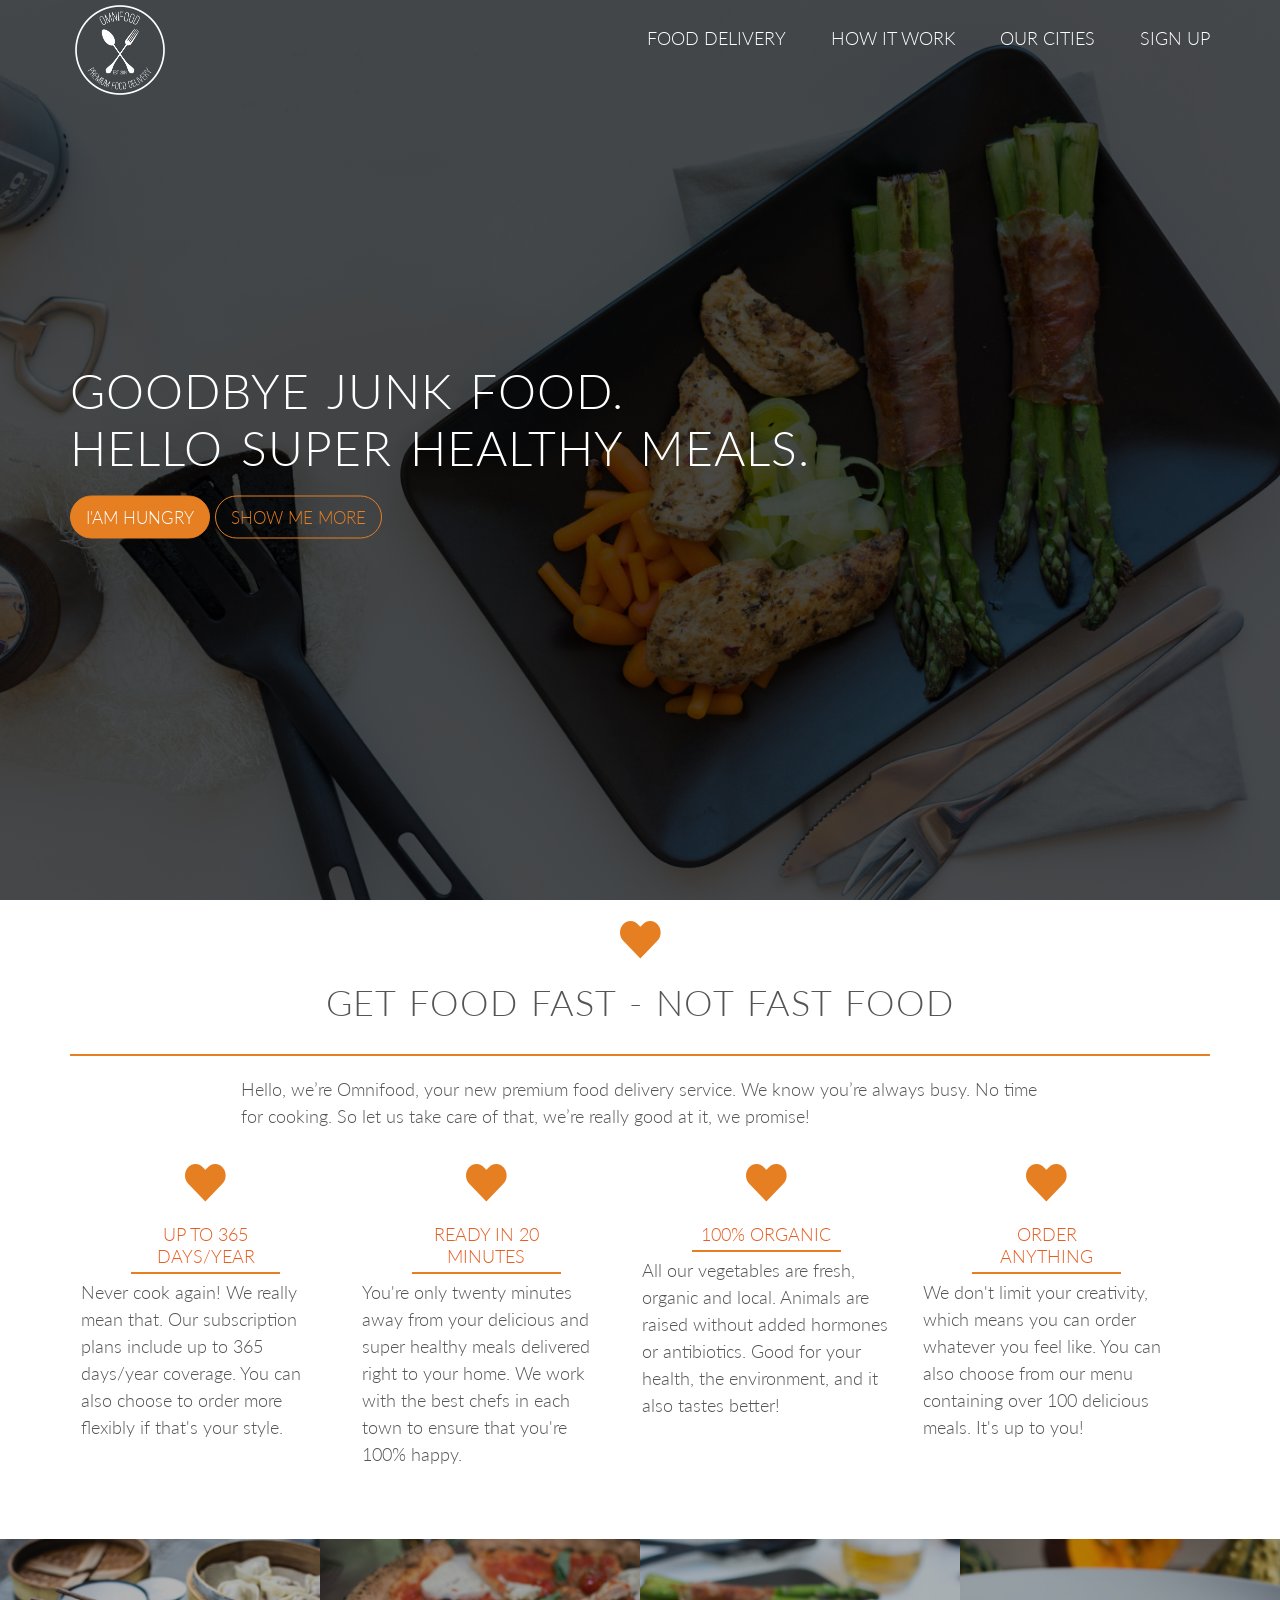
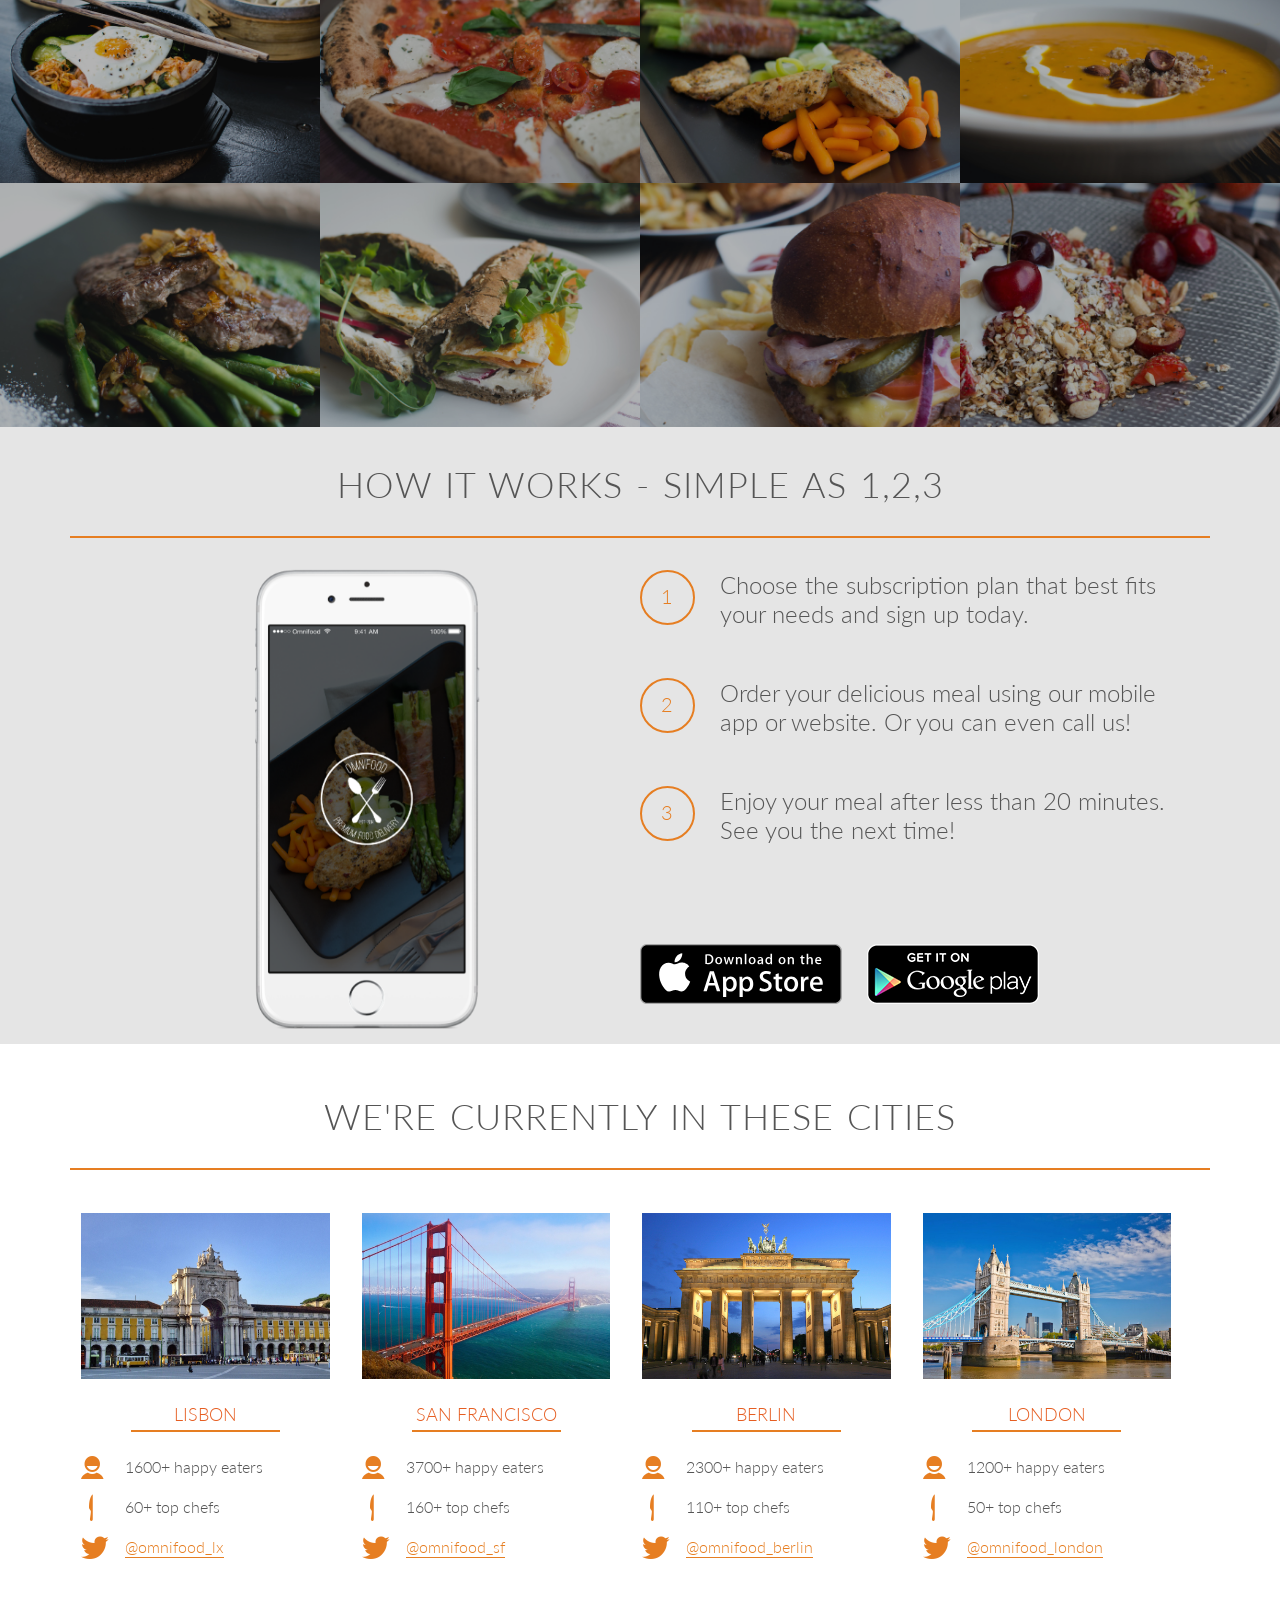
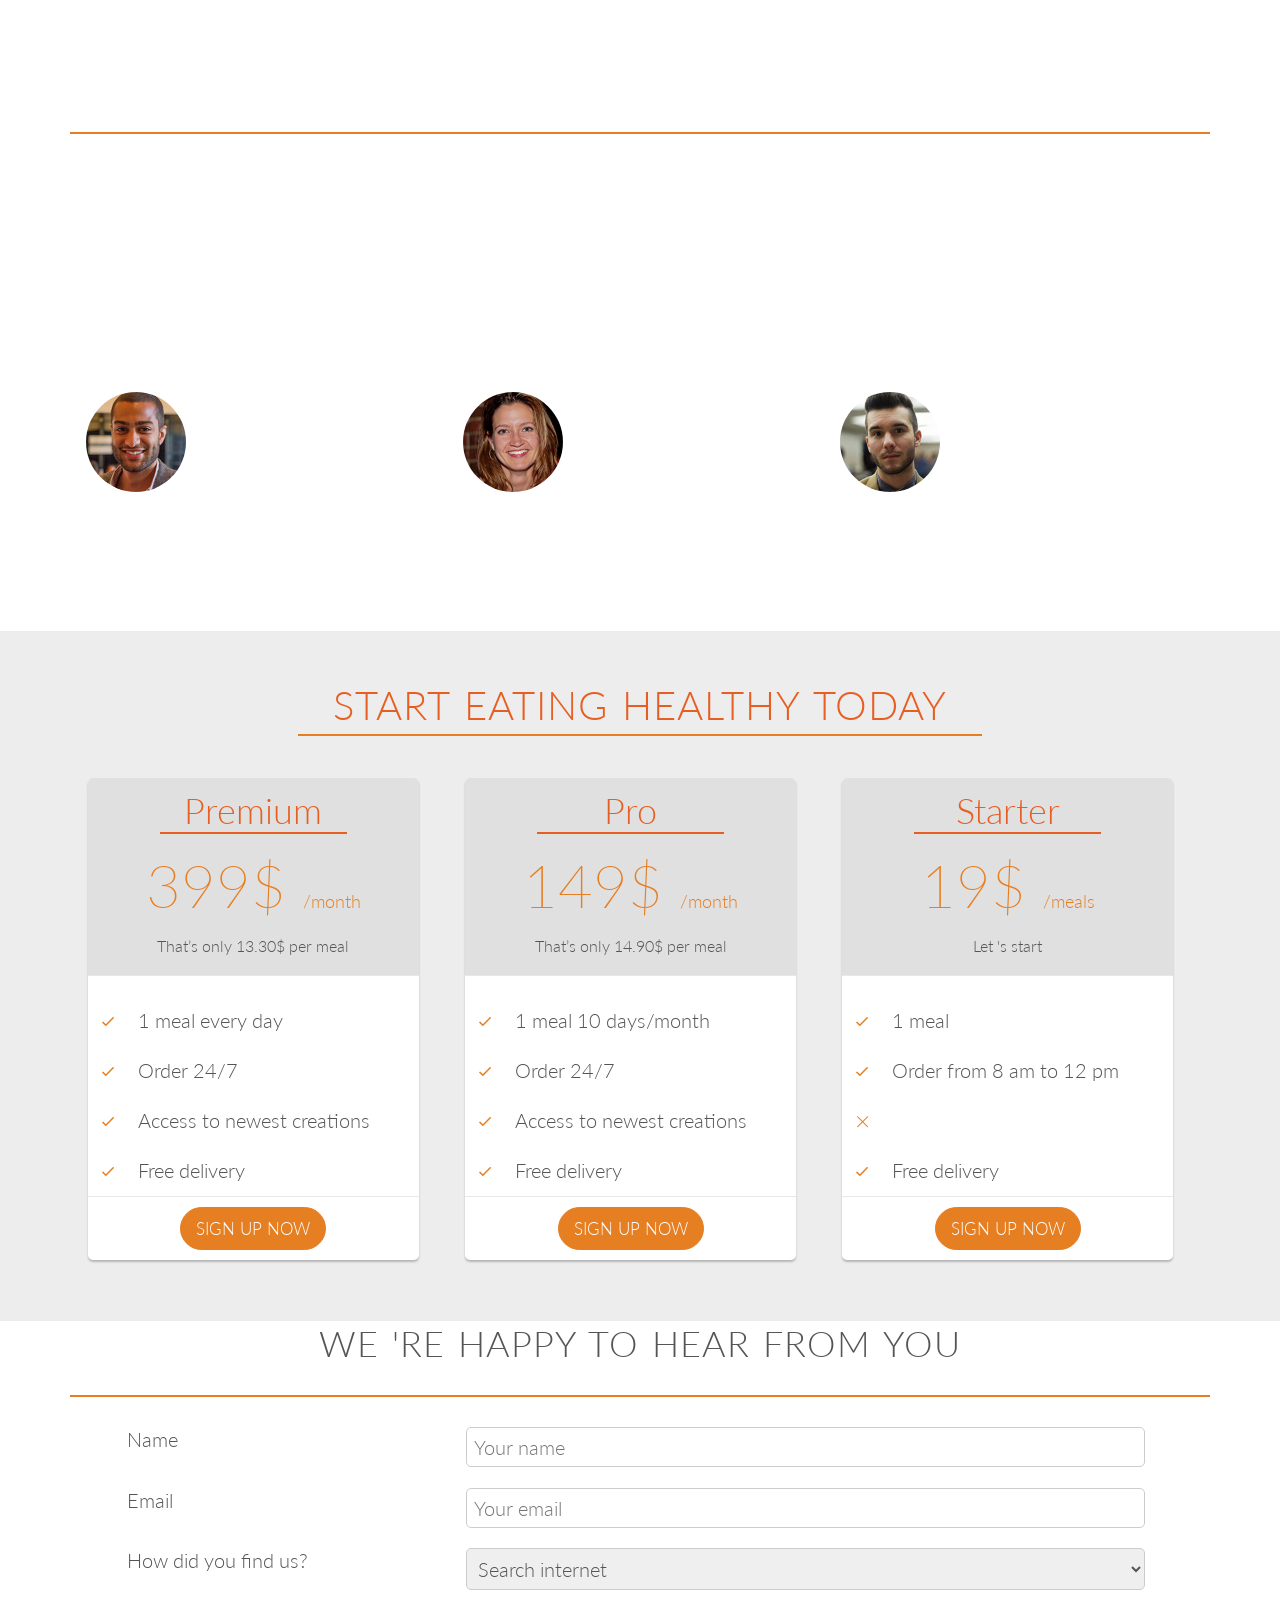
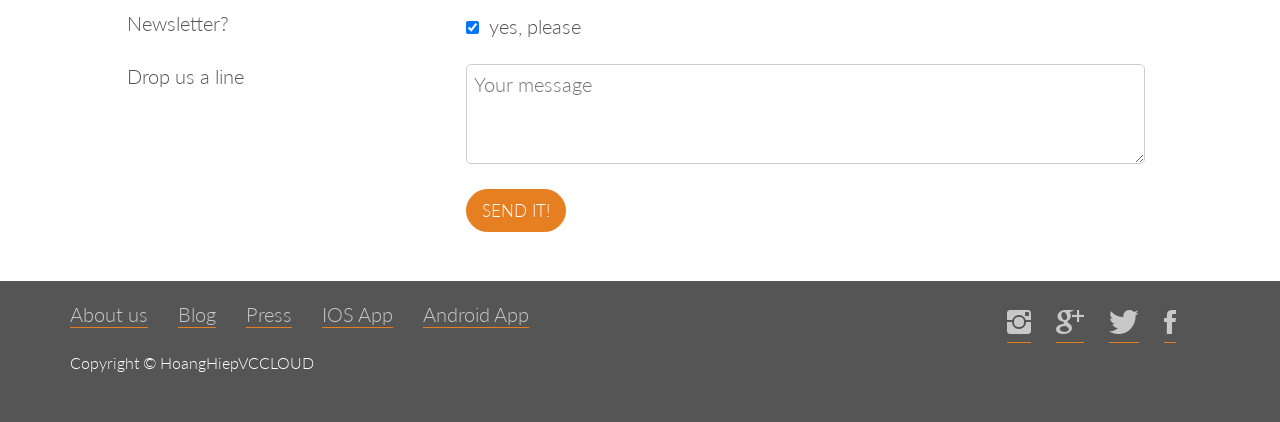
<file: index.html>
<!DOCTYPE html>
<html lang="en">
    <head>
        <meta charset="utf-8">
        <meta name="description" content="Omnifood is a premium food delivery service with the mission to bring affordable and healty meals to as many people as possible.">
        <meta name="viewport" content="width=device-width,initial-scale=1.0">
        
        <link rel="stylesheet" type="text/css" href="vendors/css/normalize.css">
        <link rel="stylesheet" type="text/css" href="vendors/css/grid.css">
        <link rel="stylesheet" type="text/css" href="vendors/css/animate.css">
        <link rel="stylesheet" type="text/css" href="vendors/css/ionicons.min.css">
        <link rel="stylesheet" type="text/css" href="resources/css/queries.css">
        <link rel="stylesheet" type="text/css" href="resources/css/style.css">
        <link href="https://fonts.googleapis.com/css?family=Lato:300i,400" rel="stylesheet"> 
        <title> OMNIFOOD </title>

        <link rel="apple-touch-icon" sizes="180x180" href="/home/hoanghiep/FrontEnd/omnifood/resources/apple-touch-icon.png">
        <link rel="icon" type="image/png" sizes="32x32" href="/home/hoanghiep/FrontEnd/omnifood/resources/favicon-32x32.png">
        <link rel="icon" type="image/png" sizes="16x16" href="/home/hoanghiep/FrontEnd/omnifood/resources/favicon-16x16.png">
        <link rel="manifest" href="/home/hoanghiep/FrontEnd/omnifood/resources/manifest.json">
        <link rel="mask-icon" href="/home/hoanghiep/FrontEnd/omnifood/resources/safari-pinned-tab.svg" color="#5bbad5">
        <link rel="shortcut icon" href="/home/hoanghiep/FrontEnd/omnifood/resources/favicon.ico">
        <meta name="msapplication-config" content="/home/hoanghiep/FrontEnd/omnifood/resources/browserconfig.xml">
        <meta name="theme-color" content="#ffffff">
        
    </head>
    <body>
        <header>
            <nav>
                <div class="row">
                    <img src="resources/img/logo-white.png" alt="logo" class="logo">
                    <img src="resources/img/logo.png" alt="logo" class="logo-black">
                    <ul class="main-nav js--main-nav">
                        <li>
                        <a href="#features"> Food delivery</a>
                        <a href="#work"> How it work</a>
                        <a href="#cities"> Our cities </a>
                        <a href="#plans"> Sign up</a>
                        </li>
                    
                    </ul>
                    <a class="mobile-nav-icon js--nav-icon"><i class="ion-navicon-round"></i></a>
                    </div>
            </nav>
            <div class="hero-text-box">
                <h1> Goodbye junk food.<br> Hello super healthy meals.</h1>
                <a class="btn btn-full js--scroll-to-plans" href="#">I'am hungry</a>
                <a class="btn btn-ghost js--scroll-to-start" href="#">Show me more</a>           
            </div>
        </header>
        
        <section class="section-features js--section-features" id="features">
            <div class="row">
                <i class="ion-heart icon-big"></i>
                <h2> Get food fast - not fast food </h2>
                <p class="long-text">
                    Hello, we’re Omnifood, your new premium food delivery service. We know you’re always busy. No time for cooking. So let us take care of that, we’re really good at it, we promise!
                
                </p>
            </div>
            <div class="row js--wp-1">
                <div class="col span-1-of-4 box">
                    <i class="ion-heart icon-big"></i>
                    <h3>Up to 365 days/year </h3>
                    <p>
                        Never cook again! We really mean that. Our subscription plans include up to 365 days/year coverage. You can also choose to order more flexibly if that's your style.

                    </p>
                </div>
                <div class="col span-1-of-4 box">
                    <i class="ion-heart icon-big"></i>
                    <h3>Ready in 20 minutes </h3>
                    <p>
                        You're only twenty minutes away from your delicious and super healthy meals delivered right to your home. We work with the best chefs in each town to ensure that you're 100% happy.

                    </p>
                </div>
                <div class="col span-1-of-4 box">
                    <i class="ion-heart icon-big"></i>
                    <h3>100% organic </h3>
                    <p>
                        All our vegetables are fresh, organic and local. Animals are raised without added hormones or antibiotics. Good for your health, the environment, and it also tastes better!
                    </p>
                </div>
                <div class="col span-1-of-4 box">
                    <i class="ion-heart icon-big"></i>
                    <h3>Order anything </h3>
                    <p>
                        We don't limit your creativity, which means you can order whatever you feel like. You can also choose from our menu containing over 100 delicious meals. It's up to you!

                    </p>
                </div>
                </div>
        
        </section>
        
        <section class="section-meals">
            <ul class="meals-showcase clearfix">
                <li>
                    <figure class="photo">
                    <img src="resources/img/1.jpg" alt="1">
                        </figure>
                </li>
                <li>
                    <figure class="photo">
                    <img src="resources/img/2.jpg" alt="2">
                        </figure>
                </li>
                <li>
                    <figure class="photo">
                    <img src="resources/img/3.jpg" alt="3">
                        </figure>
                </li>
                <li>
                    <figure class="photo">
                    <img src="resources/img/4.jpg" alt="4">
                        </figure>
                </li>
            </ul>
            <ul class="meals-showcase clearfix">
                <li>
                    <figure class="photo">
                    <img src="resources/img/5.jpg" alt="5">
                        </figure>
                </li>
                <li>
                    <figure class="photo">
                    <img src="resources/img/6.jpg" alt="6">
                        </figure>
                </li>
                <li>
                    <figure class="photo">
                    <img src="resources/img/7.jpg" alt="7">
                        </figure>
                </li>
                <li>
                    <figure class="photo">
                    <img src="resources/img/8.jpg" alt="8">
                        </figure>
                </li>
            </ul>
        </section>
        
        <section class="section-steps" id="work">
            <div class="row">
                <h2>
                How it works - simple as 1,2,3
                </h2>
            </div>
            <div class="row">
                <div class="col span-1-of-2 steps-box">
                    <img src="resources/img/app-iPhone.png" alt="on iphone" class="app-screen js--wp-2">
                </div>
                <div class="col span-1-of-2 steps-box">
                    <div class="works-step">
                        <div>1</div>
                        <p class="p-steps"> 
                        Choose the subscription plan that best fits your needs and sign up today.
                        </p>
                    </div>
                    <div class="works-step">
                        <div>2</div>
                        <p class="p-steps"> 
                        Order your delicious meal using our mobile app or website. Or you can even call us!
                        </p>
                    </div>
                    <div class="works-step">
                        <div>3</div>
                        <p class="p-steps"> 
                        Enjoy your meal after less than 20 minutes. See you the next time!
                        </p>
                    </div>
                    <a href="#" class="btn-app"><img src="resources/img/download-app.svg" alt=" app store button"></a>
                    <a href="#" class="btn-app"><img src="resources/img/download-app-android.png" alt=" play store button"></a>
                </div>
            </div>
        </section>
        
        <section class="cities" id="cities">
            <div class="row">
                <h2> We're currently in these cities </h2>            
            </div>
            <div class="row js--wp-3">
                <div class="col span-1-of-4 box">
                    <img src="resources/img/lisbon-3.jpg" alt=" lisbon" class="image-city">
                    <h3> Lisbon </h3>
                    <div class="city-feature">
                        <i class="ion-android-contact icon-small"></i>
                        1600+ happy eaters
                    </div>
                    <div class="city-feature">
                        <i class="ion-knife icon-small" ></i>
                        60+ top chefs
                    </div>
                    <div class="city-feature">
                        <i class="ion-social-twitter icon-small"></i>
                        <a href="#">@omnifood_lx</a> 
                    </div>
                </div>
                <div class="col span-1-of-4 box">
                    <img src="resources/img/san-francisco.jpg" alt=" san" class="image-city">
                    <h3> San Francisco  </h3>
                    <div class="city-feature">
                        <i class="ion-android-contact icon-small" ></i>
                        3700+ happy eaters
                    </div>
                    <div class="city-feature">
                        <i class="ion-knife icon-small" ></i>
                        160+ top chefs
                    </div>
                    <div class="city-feature">
                        <i class="ion-social-twitter icon-small"></i>
                        <a href="#">@omnifood_sf</a>
                    </div>
                </div>
                <div class="col span-1-of-4 box">
                    <img src="resources/img/berlin.jpg" alt=" berlin " class="image-city">
                    <h3> Berlin </h3>
                    <div class="city-feature">
                        <i class="ion-android-contact icon-small"></i>
                        2300+ happy eaters
                    </div>
                    <div class="city-feature">
                        <i class="ion-knife icon-small"></i>
                        110+ top chefs
                    </div>
                    <div class="city-feature">
                        <i class="ion-social-twitter icon-small"></i>
                        <a href="#">@omnifood_berlin</a>
                    </div>
                </div>
                <div class="col span-1-of-4 box">
                    <img src="resources/img/london.jpg" alt=" London " class="image-city" >
                    <h3> London </h3>
                    <div class="city-feature">
                        <i class="ion-android-contact icon-small"></i>
                        1200+ happy eaters
                    </div>
                    <div class="city-feature">
                        <i class="ion-knife icon-small"></i>
                        50+ top chefs
                    </div>
                    <div class="city-feature">
                        <i class="ion-social-twitter icon-small"></i>
                        <a href="#">@omnifood_london</a>
                    </div>
                </div>
            </div>
        
        </section>
    
        <section class="section-testimonials">
            <div class="row">
                <h2> Our customers can't live without us </h2>
            
            <div class="col span-1-of-3">
                <blockquote>
                Omnifood is just awesome! I just launched a startup which leaves me with no time for cooking, so Omnifood is a life-saver. Now that I got used to it, I couldn't live without my daily meals!
                    <cite><img src="resources/img/customer-1.jpg" alt="customer"> Duncan </cite>
                </blockquote>
            </div>
            <div class="col span-1-of-3">
                <blockquote>
                Inexpensive, healthy and great-tasting meals, delivered right to my home. We have lots of food delivery here in Lisbon, but no one comes even close to Omifood. Me and my family are so in love!
                    <cite><img src="resources/img/customer-2.jpg" alt="customer"> Joana </cite>
                </blockquote>
            </div>
            <div class="col span-1-of-3">
                <blockquote>
                I was looking for a quick and easy food delivery service in San Franciso. I tried a lot of them and ended up with Omnifood. Best food delivery service in the Bay Area. Keep up the great work!
                    <cite><img src="resources/img/customer-3.jpg" alt="customer">Peter</cite>
                </blockquote>
            </div>
            </div>      
        </section>
        
        <section class="section-plans js--section-plans" id="plans">
            <div class="row">
                <p class="sign">
                Start eating healthy today
                </p>
            </div>
            <div class="row">
                <div class="col span-1-of-3">
                    <div class="plan-box js--wp-4">
                        <div>
                        <p class="rank"> Premium </p>
                        <p class="price-plans"> 399$ <span>/month</span> </p>
                        <p class="price-plans-meals">That’s only 13.30$ per meal</p>  
                        </div>
                    <div>
                        <ul>
                            <li><i class="ion-ios-checkmark-empty icon-small"></i>1 meal every day</li>
                            <li><i class="ion-ios-checkmark-empty icon-small"></i>Order 24/7</li>
                            <li><i class="ion-ios-checkmark-empty icon-small"></i>Access to newest creations</li>
                            <li><i class="ion-ios-checkmark-empty icon-small"></i>Free delivery</li>
                        </ul>
                    </div>
                    <div>
                        <a href="#" class="btn btn-full" > Sign up now </a>
                    </div>
                    </div>
                </div>
                <div class="col span-1-of-3">
                    <div class="plan-box">
                        <div>
                        <p class="rank"> Pro </p>
                        <p class="price-plans"> 149$ <span>/month</span> </p>
                        <p class="price-plans-meals">That’s only 14.90$ per meal</p>  
                        </div>
                    <div>
                        <ul>
                            <li><i class="ion-ios-checkmark-empty icon-small"></i>1 meal 10 days/month</li>
                            <li><i class="ion-ios-checkmark-empty icon-small"></i>Order 24/7</li>
                            <li><i class="ion-ios-checkmark-empty icon-small"></i>Access to newest creations</li>
                            <li><i class="ion-ios-checkmark-empty icon-small"></i>Free delivery</li>
                        </ul>
                    </div>
                    <div>
                        <a href="#" class="btn btn-full" > Sign up now </a>
                    </div>
                    </div>
                </div>
                <div class="col span-1-of-3">
                    <div class="plan-box">
                        <div>
                            <p class="rank"> Starter </p>
                        <p class="price-plans"> 19$ <span>/meals</span></p>
                        <p class="price-plans-meals">Let 's start</p>  
                        </div>
                    <div>
                        <ul>
                            <li><i class="ion-ios-checkmark-empty icon-small"></i>1 meal</li>
                            <li><i class="ion-ios-checkmark-empty icon-small"></i>Order from 8 am to 12 pm</li>
                            <li><i class="ion-ios-close-empty icon-small"></i></li>
                            <li><i class="ion-ios-checkmark-empty icon-small"></i>Free delivery</li>
                        </ul>
                    </div>
                    <div>
                        <a href="#" class="btn btn-full" > Sign up now </a>
                    </div>
                    </div>
                </div>
            </div>       
        </section>
        <section class="section-form">
            <div class="row">
                <h2> We 're happy to hear from you </h2>
            </div>
            <div class="row">
                <form method="post" action="#" class="contact-form">
                    <div class="row">
                        <div class="col span-1-of-3">
                            <label for="name">Name</label>
                        </div>
                        <div class="col span-2-of-3">
                            <input type="text" name="name" id="name" placeholder="Your name" required>
                        </div>
                    </div>
                    <div class="row">
                        <div class="col span-1-of-3">
                            <label for="email">Email</label>
                        </div>
                        <div class="col span-2-of-3">
                            <input type="text" name="name" id="email" placeholder="Your email" required>
                        </div>
                    </div>
                    <div class="row">
                        <div class="col span-1-of-3">
                            <label for="find-us">How did you find us?</label>
                        </div>
                        <div class="col span-2-of-3">
                            <select name="find-us" id="find-us">
                                <option value="friends"> Friends</option>
                                <option value="search" selected> Search internet</option>
                                <option value="ad"> Advertisement </option>
                                <option value="other"> Other</option>
                            </select>
                        </div>
                    </div>
                    <div class="row">
                        <div class="col span-1-of-3">
                            <label>Newsletter?</label>
                        </div>
                        <div class="col span-2-of-3">
                            <input type="checkbox" name="news" id="news" checked> yes, please
                        </div>
                    </div>
                    <div class="row">
                        <div class="col span-1-of-3">
                            <label>Drop us a line</label>
                        </div>
                        <div class="col span-2-of-3">
                            <textarea name="message" placeholder="Your message"></textarea>
                        </div>
                    </div>
                    <div class="row">
                        <div class="col span-1-of-3">
                            <label></label>
                        </div>
                        <div class="col span-2-of-3">
                            <input type="submit" value= "Send it!">
                        </div>
                    </div>
                </form>
            </div>     
        </section>
        <footer>
            <div class="row">
                <div class="col span-1-of-2">
                    <ul class="footer-nav">
                        <li><a href="#">About us</a></li>
                        <li><a href="#">Blog</a></li>
                        <li><a href="#">Press</a></li>
                        <li><a href="#">IOS App</a></li>
                        <li><a href="#">Android App</a></li>
                    </ul>
                </div>
                <div class="col span-1-of-2">
                    <ul class="footer-icon">
                        <li><a href="#"><i class="ion-social-facebook"></i></a></li>
                        <li><a href="#"><i class="ion-social-twitter"></i></a></li>
                        <li><a href="#"><i class="ion-social-googleplus"></i></a></li>
                        <li><a href="#"><i class="ion-social-instagram"></i></a></li>
                    </ul>
                </div>
            </div>
            <div class="row">
                <p class="copyright">
                    Copyright &copy; HoangHiepVCCLOUD
                </p>
            </div>
        </footer>
    <script src="https://ajax.googleapis.com/ajax/libs/jquery/1.12.4/jquery.min.js"></script>
    <script src="resources/js/script.js"></script>
    <script src="vendors/js/jquery.waypoints.min.js"></script>
    </body>
    
</html>
</file>
<file: vendors/css/grid.css>
/*  SECTIONS  ============================================================================= */

.section {
	clear: both;
	padding: 0px;
	margin: 0px;
}

/*  GROUPING  ============================================================================= */

.row {
    zoom: 1; /* For IE 6/7 (trigger hasLayout) */
}

.row:before,
.row:after {
    content:"";
    display:table;
}
.row:after {
    clear:both;
}

/*  GRID COLUMN SETUP   ==================================================================== */

.col {
	display: block;
	float:left;
	margin: 1% 0 1% 0.8%;
}

.col:first-child { margin-left: 0; } /* all browsers except IE6 and lower */


/*  REMOVE MARGINS AS ALL GO FULL WIDTH AT 480 PIXELS */

@media only screen and (max-width: 480px) {
	.col { 
		/*margin: 1% 0 1% 0%;*/
        margin: 0;
	}
}


/*  GRID OF TWO   ============================================================================= */


.span-2-of-2 {
	width: 100%;
}

.span-1-of-2 {
	width: 49.2%;
}

/*  GO FULL WIDTH AT LESS THAN 480 PIXELS */

@media only screen and (max-width: 480px) {
	.span-2-of-2 {
		width: 100%; 
	}
	.span-1-of-2 {
		width: 100%; 
	}
}


/*  GRID OF THREE   ============================================================================= */

	
.span-3-of-3 {
	width: 100%; 
}

.span-2-of-3 {
	width: 66.13%; 
}

.span-1-of-3 {
	width: 32.26%; 
}


/*  GO FULL WIDTH AT LESS THAN 480 PIXELS */

@media only screen and (max-width: 480px) {
	.span-3-of-3 {
		width: 100%; 
	}
	.span-2-of-3 {
		width: 100%; 
	}
	.span-1-of-3 {
		width: 100%;
	}
}

/*  GRID OF FOUR   ============================================================================= */

	
.span-4-of-4 {
	width: 100%; 
}

.span-3-of-4 {
	width: 74.6%; 
}

.span-2-of-4 {
	width: 49.2%; 
}

.span-1-of-4 {
	width: 23.8%; 
}


/*  GO FULL WIDTH AT LESS THAN 480 PIXELS */

@media only screen and (max-width: 480px) {
	.span-4-of-4 {
		width: 100%; 
	}
	.span-3-of-4 {
		width: 100%; 
	}
	.span-2-of-4 {
		width: 100%; 
	}
	.span-1-of-4 {
		width: 100%; 
	}
}


/*  GRID OF FIVE   ============================================================================= */

	
.span-5-of-5 {
	width: 100%;
}

.span-4-of-5 {
  	width: 79.68%; 
}

.span-3-of-5 {
  	width: 59.36%; 
}

.span-2-of-5 {
  	width: 39.04%;
}

.span-1-of-5 {
  	width: 18.72%;
}


/*  GO FULL WIDTH AT LESS THAN 480 PIXELS */

@media only screen and (max-width: 480px) {
	.span-5-of-5 {
		width: 100%; 
	}
	.span-4-of-5 {
		width: 100%; 
	}
	.span-3-of-5 {
		width: 100%; 
	}
	.span-2-of-5 {
		width: 100%; 
	}
	.span-1-of-5 {
		width: 100%; 
	}
}


/*  GRID OF SIX   ============================================================================= */


.span-6-of-6 {
	width: 100%;
}

.span-5-of-6 {
  	width: 83.06%;
}

.span-4-of-6 {
  	width: 66.13%;
}

.span-3-of-6 {
  	width: 49.2%;
}

.span-2-of-6 {
  	width: 32.26%;
}

.span-1-of-6 {
  	width: 15.33%;
}


/*  GO FULL WIDTH AT LESS THAN 480 PIXELS */

@media only screen and (max-width: 480px) {
	.span-6-of-6 {
		width: 100%; 
	}
	.span-5-of-6 {
		width: 100%; 
	}
	.span-4-of-6 {
		width: 100%; 
	}
	.span-3-of-6 {
		width: 100%; 
	}
	.span-2-of-6 {
		width: 100%; 
	}
	.span-1-of-6 {
		width: 100%; 
	}
}



/*  GRID OF SEVEN   ============================================================================= */


.span-7-of-7 {
	width: 100%;
}

.span-6-of-7 {
	width: 85.48%;
}

.span-5-of-7 {
  	width: 70.97%;
}

.span-4-of-7 {
  	width: 56.45%;
}

.span-3-of-7 {
  	width: 41.94%;
}

.span-2-of-7 {
  	width: 27.42%;
}

.span-1-of-7 {
  	width: 12.91%;
}


/*  GO FULL WIDTH AT LESS THAN 480 PIXELS */

@media only screen and (max-width: 480px) {
	.span-7-of-7 {
		width: 100%; 
	}
	.span-6-of-7 {
		width: 100%; 
	}
	.span-5-of-7 {
		width: 100%; 
	}
	.span-4-of-7 {
		width: 100%; 
	}
	.span-3-of-7 {
		width: 100%; 
	}
	.span-2-of-7 {
		width: 100%; 
	}
	.span-1-of-7 {
		width: 100%; 
	}
}


/*  GRID OF EIGHT   ============================================================================= */

	
.span-8-of-8 {
	width: 100%;
}

.span-7-of-8 {
	width: 87.3%; 
}

.span-6-of-8 {
	width: 74.6%; 
}

.span-5-of-8 {
	width: 61.9%; 
}

.span-4-of-8 {
	width: 49.2%; 
}

.span-3-of-8 {
	width: 36.5%;
}

.span-2-of-8 {
	width: 23.8%; 
}

.span-1-of-8 {
	width: 11.1%; 
}


/*  GO FULL WIDTH AT LESS THAN 480 PIXELS */

@media only screen and (max-width: 480px) {
	.span-8-of-8 {
		width: 100%; 
	}
	.span-7-of-8 {
		width: 100%; 
	}
	.span-6-of-8 {
		width: 100%; 
	}
	.span-5-of-8 {
		width: 100%; 
	}
	.span-4-of-8 {
		width: 100%; 
	}
	.span-3-of-8 {
		width: 100%; 
	}
	.span-2-of-8 {
		width: 100%; 
	}
	.span-1-of-8 {
		width: 100%; 
	}
}


/*  GRID OF NINE   ============================================================================= */


.span-9-of-9 {
	width: 100%;
}

.span-8-of-9 {
	width: 88.71%;
}

.span-7-of-9 {
	width: 77.42%; 
}

.span-6-of-9 {
	width: 66.13%; 
}

.span-5-of-9 {
	width: 54.84%; 
}

.span-4-of-9 {
	width: 43.55%; 
}

.span-3-of-9 {
	width: 32.26%;
}

.span-2-of-9 {
	width: 20.97%; 
}

.span-1-of-9 {
	width: 9.68%; 
}


/*  GO FULL WIDTH AT LESS THAN 480 PIXELS */

@media only screen and (max-width: 480px) {
	.span-9-of-9 {
		width: 100%; 
	}
	.span-8-of-9 {
		width: 100%; 
	}
	.span-7-of-9 {
		width: 100%; 
	}
	.span-6-of-9 {
		width: 100%; 
	}
	.span-5-of-9 {
		width: 100%; 
	}
	.span-4-of-9 {
		width: 100%; 
	}
	.span-3-of-9 {
		width: 100%; 
	}
	.span-2-of-9 {
		width: 100%; 
	}
	.span-1-of-9 {
		width: 100%; 
	}
}


/*  GRID OF TEN   ============================================================================= */


.span-10-of-10 {
	width: 100%;
}

.span-9-of-10 {
	width: 89.84%;
}

.span-8-of-10 {
	width: 79.68%;
}

.span-7-of-10 {
	width: 69.52%; 
}

.span-6-of-10 {
	width: 59.36%; 
}

.span-5-of-10 {
	width: 49.2%; 
}

.span-4-of-10 {
	width: 39.04%; 
}

.span-3-of-10 {
	width: 28.88%;
}

.span-2-of-10 {
	width: 18.72%; 
}

.span-1-of-10 {
	width: 8.56%; 
}


/*  GO FULL WIDTH AT LESS THAN 480 PIXELS */

@media only screen and (max-width: 480px) {
	.span-10-of-10 {
		width: 100%; 
	}
	.span-9-of-10 {
		width: 100%; 
	}
	.span-8-of-10 {
		width: 100%; 
	}
	.span-7-of-10 {
		width: 100%; 
	}
	.span-6-of-10 {
		width: 100%; 
	}
	.span-5-of-10 {
		width: 100%; 
	}
	.span-4-of-10 {
		width: 100%; 
	}
	.span-3-of-10 {
		width: 100%; 
	}
	.span-2-of-10 {
		width: 100%; 
	}
	.span-1-of-10 {
		width: 100%; 
	}
}


/*  GRID OF ELEVEN   ============================================================================= */

.span-11-of-11 {
	width: 100%;
}

.span-10-of-11 {
	width: 90.76%;
}

.span-9-of-11 {
	width: 81.52%;
}

.span-8-of-11 {
	width: 72.29%;
}

.span-7-of-11 {
	width: 63.05%; 
}

.span-6-of-11 {
	width: 53.81%; 
}

.span-5-of-11 {
	width: 44.58%; 
}

.span-4-of-11 {
	width: 35.34%; 
}

.span-3-of-11 {
	width: 26.1%;
}

.span-2-of-11 {
	width: 16.87%; 
}

.span-1-of-11 {
	width: 7.63%; 
}


/*  GO FULL WIDTH AT LESS THAN 480 PIXELS */

@media only screen and (max-width: 480px) {
	.span-11-of-11 {
		width: 100%; 
	}
	.span-10-of-11 {
		width: 100%; 
	}
	.span-9-of-11 {
		width: 100%; 
	}
	.span-8-of-11 {
		width: 100%; 
	}
	.span-7-of-11 {
		width: 100%; 
	}
	.span-6-of-11 {
		width: 100%; 
	}
	.span-5-of-11 {
		width: 100%; 
	}
	.span-4-of-11 {
		width: 100%; 
	}
	.span-3-of-11 {
		width: 100%; 
	}
	.span-2-of-11 {
		width: 100%; 
	}
	.span-1-of-11 {
		width: 100%; 
	}
}


/*  GRID OF TWELVE   ============================================================================= */

.span-12-of-12 {
	width: 100%;
}

.span-11-of-12 {
	width: 91.53%;
}

.span-10-of-12 {
	width: 83.06%;
}

.span-9-of-12 {
	width: 74.6%;
}

.span-8-of-12 {
	width: 66.13%;
}

.span-7-of-12 {
	width: 57.66%; 
}

.span-6-of-12 {
	width: 49.2%; 
}

.span-5-of-12 {
	width: 40.73%; 
}

.span-4-of-12 {
	width: 32.26%; 
}

.span-3-of-12 {
	width: 23.8%;
}

.span-2-of-12 {
	width: 15.33%; 
}

.span-1-of-12 {
	width: 6.86%; 
}


/*  GO FULL WIDTH AT LESS THAN 480 PIXELS */

@media only screen and (max-width: 480px) {
	.span-12-of-12 {
		width: 100%; 
	}
	.span-11-of-12 {
		width: 100%; 
	}
	.span-10-of-12 {
		width: 100%; 
	}
	.span-9-of-12 {
		width: 100%; 
	}
	.span-8-of-12 {
		width: 100%; 
	}
	.span-7-of-12 {
		width: 100%; 
	}
	.span-6-of-12 {
		width: 100%; 
	}
	.span-5-of-12 {
		width: 100%; 
	}
	.span-4-of-12 {
		width: 100%; 
	}
	.span-3-of-12 {
		width: 100%; 
	}
	.span-2-of-12 {
		width: 100%; 
	}
	.span-1-of-12 {
		width: 100%; 
	}
}
</file>
<file: resources/css/queries.css>
/* Big tablet to 1200px (widths smaller taht the 1140px row) */
@media only screen and (max-width: 1200px) {
    .hero-text-box {
        width: 100%;
        padding: 0 2%;
    }
    
    .row { padding: 0 2%; }
}


/* Small tablet to big tablet: from 768px to 1023px */
@media only screen and (max-width: 1023px) {
    body { font-size: 18px; }
    section { padding: 60px 0; }
    
    .long-copy {
        width: 80%;
        margin-left: 10%;
    }
    
    .steps-box { margin-top: 10px; }
    .steps-box:last-child { margin-top: 10px; }
    .works-steps { margin-bottom: 40px; }
    .works-step:last-of-type { margin-bottom: 60px; }
    
    .app-screen { width: 50%; }
    
    .icon-small { 
        width: 17px;
        margin-right: 5px;
    }
    
    .city-feature { font-size: 90%; }
    
    .plan-box {
        width: 100%;
        margin-left: 0%;
    }
    
    .plan-price { font-size: 250%; }
    .contact-form { width: 80%; }
}



/* Small phones to small tablets: from 481px to 767px */
@media only screen and (max-width: 767px) {
    body { font-size: 16px; }
    section { padding: 30px 0; }
    
    .row,
    .hero-text-box { padding: 0 4%; }
    .col { 
        width: 100%;
        margin: 0 0 4% 0;
    }
    
    
    .main-nav { display: none; }
    
    .mobile-nav-icon {display: inline-block;}
    .main-nav {
        float: left;
        margin-top: 30px;
        margin-left: 25px;
    }
    
    .main-nav li {
        display: block;
    }
    
    .main-nav li a:link,
    .main-nav li a:visited {
        display: block;
        border: 0;
        padding: 10px 0;
        font-size: 100%;
    }
    
    .sticky .main-nav { margin-top: 10px; }

    .sticky .main-nav li a:link,
    .sticky .main-nav li a:visited { padding: 10px 0; }
    .sticky .mobile-nav-icon { margin-top: 10px; }
    .sticky .mobile-nav-icon i { color: #555; }
    
    
    
    h1 { font-size: 180%; }
    h2 { 
        font-size: 150%;
        
    }
    
    .long-copy {
        width: 100%;
        margin-left: 0%;
    }
    
    .app-screen { width: 40%; }
    .steps-box:first-child { text-align: center; }
    
    .works-step div {
        height: 40px;
        width: 40px;
        margin-right: 15px;
        padding: 4px;
        font-size: 120%;
    }
    
    .works-step { margin-bottom: 20px; }
    .works-step:last-of-type { margin-bottom: 20px; }
    
}



/* Small phones: from 0 to 480px */
@media only screen and (max-width: 480px) {
    section { padding: 25px 0; }
    .contact-form {width: 100%; }
    .app-screen{
        text-align: center;
        width: 50%;
        float: left;
        
    }
}
</file>
<file: resources/css/style.css>
/* color oranger : #e67e22 */

/*------------------------------------------*/
/*---------------- MAIN---------------------*/
/*------------------------------------------*/

*{
    margin: 0;
    padding: 0;
    box-sizing: border-box;
}
html {
    background-color: #fff;
    color: #555;
    font-family: 'Lato','Arial',sans-serif;
    font-size: 20px;
    font-weight: 300;
    text-rendering: optimizeLegibility;
}
.row{
    max-width: 1140px;
    margin: 0 auto 0 auto;    
}
.box{
    padding: 1%;
    margin-bottom: 40px;
}
.clearfix{
    zoom: 1
}
.clearfix:after {
    content: '.';
    clear: both;
    display: block;
    height: 0;
    visibility: hidden;
}

/*------------------------------------------*/
/*---------------- Head---------------------*/
/*------------------------------------------*/
header {
    background-image: linear-gradient(rgba(0, 0, 0, 0.7), rgba(0, 0, 0, 0.7)), url(img/hero.jpg);
    background-size: cover;
    background-position: center;
    height: 100vh;
}

h1 {
    margin-top: 0;
    margin-bottom: 20px;
    color: #fff;
    font-size: 240%;
    font-weight: 300;
    text-transform: uppercase;
    letter-spacing: 1px;
    word-spacing: 4px;
}

.hero-text-box {
    position: absolute;
    width: 1140px;
    top: 50%;
    left: 50%;
    transform: translate(-50%,-50%);
}
.logo{
    height: 100px;
    width: 100px;
    float: left;
    padding:4px;
}
.logo-black{
    height: 50px;
    width: 50px;
    float: left;
    display: none;
}
/*------------------------------------------*/
/*---------------- Paragraphs---------------------*/
/*------------------------------------------*/
h2 {
    font-size: 180%;
    font-weight: 300;
    text-transform: uppercase;
    letter-spacing: 1px;
    word-spacing: 2px;
    text-align: center; 
    margin-bottom: 20px;
}
h2:after {
    display: block;
    height: 2px;
    background-color: #e67e22;
    content: " ";
    width: 100%;
    margin: 0 auto;
    margin-top: 30px;
}
h3{
    width: 60%;
    margin-left: 20%;
    font-size: 90%;
    font-weight: 300;
    text-transform: uppercase;
    margin-bottom: 5px;
    padding-bottom: 5px;
    text-align: center;
    border-bottom: 2px solid #e67e22;
    color: #e65e22; 
}
.long-text {
    font-size: 90%;
    line-height: 150%;
    width: 70%;
    margin-left: 15%;   
}
.box p {
    font-size: 90%;
    line-height: 150%;
}
/*------------------------------------------*/
/*---------------- icon--------------------*/
/*------------------------------------------*/

.icon-big{
    font-size: 250%;
    display: block;
    color: #e67e22;
    margin-bottom: 10px;
    text-align: center;
}
/*------------------------------------------*/
/*---------------- Button--------------------*/
/*------------------------------------------*/
.btn:link,
.btn:visited,
input[type=submit]{
    display: inline-block;
    padding: 10px 15px;
    font-weight: 300;
    text-decoration: none;
    text-transform: uppercase;
    border-radius: 200px;
    transition: background-color 0.2, border 0.2s, color 0.2s;
    font-size: 17px;
}
.btn-full:link,
.btn-full:visited,
input[type=submit]{
    background-color:#e67e22;
    border: 1px solid #e67e22;
    color: #fff;
    
    
}
.btn-ghost:link,
.btn-ghost:visited {
    border: 1px solid #e67e22;
    color: #e67e22;
}
.btn:hover,
.btn:active,
input[type=submit]:hover,
input[type=submit]:active {
    background-color: #cf6d17;
}
.btn-full:hover,
.btn-full:active{
    border: 1px solid #e67e22;
    
}
.btn-ghost:hover,
.btn-ghost:active {
    border: 1px solid #cf6d17;
    color: #fff;
}

/*------------------------------------------*/
/*---------------- Navigation---------------------*/
/*------------------------------------------*/
.sticky{
    position: fixed;
    top: 0;
    left: 0;
    width: 100%;
    background-color: rgba(255, 255, 255, 0.97);
    box-shadow: 0 10px 10px #cecdcd;
    z-index: 9999;
}
.sticky .main-nav li a:link,
.sticky .main-nav li a:visited {
    padding: 5px 0;
    color: #555;
}
.sticky .logo-black{
    display:block;
     
}
.sticky .logo{
    display: none;
}
.sticky .main-nav {
    margin-top: 10px;

    
}
.mobile-nav-icon {
    float: right;
    margin-top: 30px;
    cursor: pointer;
    display: none;
}
.mobile-nav-icon i {
    font-size: 200%;
    color: #fff;
}
.main-nav {
    float: right;
    list-style: none;
    margin-top: 25px;
}
.main-nav li {
    display: inline-block;
    margin-left: 100px;
    
}
.main-nav li a:link,
.main-nav li a:visited {
    padding-bottom: 5px;
    color: #fff;
    text-decoration: none;
    text-transform:uppercase;
    font-size: 90%;
    margin-left: 40px;
    border-bottom: 2px transparent;
    transition: border-bottom 0.2s;
}
.main-nav li a:hover,
.main-nav li a:active {
    border-bottom: 4px solid #e67e22;
}
/*------------------------------------------*/
/*---------------- section---------------------*/
/*------------------------------------------*/
.section-features {
    width: 1140px;
    margin: 10px auto 20px auto;
    
}
/*------------------------------------------*/
/*---------------- section meals---------------------*/
/*------------------------------------------*/
section-meals{
    padding: 0;
}

.meals-showcase {
    list-style: none;
    width: 100%;
}
.meals-showcase li {
    display: block;
    float: left;
    width: 25%;
    
}
.photo{
    width: 100%;
    margin: 0;
    overflow: hidden;
    background-color: #000;
    
}
.photo img {
    opacity: 0.7;
    width: 100%;
    height: auto;
    transform: scale(1.15);
    transition: transform 0.5s, opacity 0.5s;
}
.photo img:hover {
    opacity: 1;
    width: 100%;
    transform: scale(1.2);
}
/*------------------------------------------*/
/*---------------- how it works---------------------*/
/*------------------------------------------*/
.steps-box{
    
}
.section-steps {
    background-color:#e5e5e5;
    padding-top: 35px;
}
.step-box:first-child{
    text-align: right;
    padding-right: 3%;
    margin-top: 30px;
}
.step-box:last-child{
    text-align: left;
    padding-left: 3%;
    margin-top: 70px;
}
.app-screen {
    width: 40%;
    margin-left: 185px;
}
.works-step{
    margin-bottom: 50px;
}
.works-step:last-of-type{
    margin-bottom: 80px;
}
.works-step div{
    color: #e67e22;
    border: 2px solid #e67e22;
    display: inline-block;
    border-radius: 50%;
    height: 55px;
    width: 55px;
    text-align: center;
   
    float: left;
    font-size: 100%;
    margin-right: 25px;
    padding-top: 12px; 
}
.btn-app:link,
.btn-app:visited{
    border: 0;
    font-size:50px;
}
.btn-app img{
    height: 60px;
    width: auto;
    margin-right: 20px;
    margin-top: 20px;
}
.p-steps {
    font-size: 120%;
}

.image-city {
    width: 100%;
    height: auto;
    margin-bottom: 20px;

}
/* --------------Links----------------------*/
a:link,
a:active{
    color: #e67e22;
    text-decoration: none;
    padding-bottom: 1px;
    border-bottom: 1px solid #e67e22;
    transition: border-bottom 0.2s, color 0.2s;
}
a:hover,
a:active{
    color: #555;
    border-bottom: 1px solid transparent;
    
}
    
}
/*------------------------------------------*/
/*----------------cities---------------------*/
/*------------------------------------------*/
.box img{
    width: 100%;
    height: auto;
    margin-bottom: 100px;
}
.city-feature {

    font-size: 80%;
    padding: 0;
    margin: 0;
    height: 40px;
}

.icon-small {
    display: inline-block;
    width: 20px;
    text-align: center;
    color: #e67e22 ;
    font-size: 30px;
    /* secrets to align text and icons */
    line-height: 70px;
    vertical-align: middle;
    margin-top: -5px;
    margin-right: 20px;
}

.cities {
    margin-top: 50px;
}

/*------------------------------------------*/
/*----------------testimonials--------------------*/
/*------------------------------------------*/


.section-testimonials {
    background-image: linear-gradient(rgba(0, 0, 0, 0.7),rgba(0, 0, 0, 0.7)) , url(img/back-customers.jpg);
    background-size: cover;
    padding: 50px 0 60px 0;
    color: #fff;
    background-attachment: fixed;   
    
}
blockquote {
    padding: 2%;
    font-family: italic;
    line-height: 145%;
    font-size: 120%;
    position: relative;
}
blockquote:before{
    content: "\201C";
    font-size: 250%;
    display: block;
    position: absolute;
    top: -10px;
    left: -3px;
    
}

cite {
    font-size: 90%;
    margin-top: 10px;
    display: block;
    margin-bottom: 50px;
    
    
    
}
cite img {
    height: 100px;
    border-radius: 50%;
    margin-right: 10px;
}

/* ----------------------------------------------- */
/* SIGN UP */
/* ----------------------------------------------- */
.rank {
    font-size: 180%;
    text-align: center;
    color: #e65e22;
    border-bottom: 2px solid #e65e22;
    padding: 0;
    margin-left: 20%;
    margin-bottom: 15px;
    width: 60%;
    
}
.sign {
    margin-left: 20%;
    width: 60%;
    font-size: 200%;
    font-weight: 300;
    text-transform: uppercase;
    letter-spacing: 1px;
    word-spacing: 2px;
    text-align: center; 
    margin-bottom: 20px;
    padding-bottom: 5px;
    border-bottom: 2px solid #e67e22;
    color: #e65e22;
}

.section-plans {
    background-color:rgb(237, 237, 237);
    padding-top: 50px;
    padding-bottom: 50px;
}


.plan-box {
    background-color: #fff;
    border-radius: 5px;
    width: 90%;
    margin-left: 5%;
    box-shadow: 0 2px 2px #b7b7b7;
    margin-top: 10px;
    
   
}

.plan-box div {
    padding: 10px;
    border-bottom: 1px solid #e8e8e8;
    
}

.plan-box div:first-child {
    background-color: #e0e0e0;
    border-top-left-radius: 5px;
    border-top-right-radius: 5px;
    text-align: center;
}

.plan-box div:last-child {
    text-align: center;
    border: 0;
}


.price-plans {
    font-size: 300%;
    margin-bottom: 15px;
    font-weight: 200;
    color: #e67e22;
}

.price-plans span {
    font-size: 30%;
    font-weight: 300;
}

.price-plans-meals {
    font-size: 80%;
    margin-bottom: 10px;
}

.plan-box ul {
    list-style: none;

}

.plan-box ul li {
    padding: 5px 0;
    font-size: 100%;
    height: 50px
}
.button {
    text-align: center;
    
}

/* ----------------------------------------------- */
/*------------------ FORM -------------------------*/
/* ----------------------------------------------- */
.section-form {
   
    padding-bottom: 10px;
    width: 100%;
    height: 560px;
    position: relative;
}

.contact-form{
    width: 90%;
    margin: 0 auto 50px auto;
    font-size: 100%;
}
input[type=text],
input[type=email],
select,
textarea {
    width: 100%;
    padding: 7px;
    border-radius: 5px;
    border: 1px solid #ccc;
    
}
textarea{
    height: 100px;
    
}
input[type=checkbox]{
    margin: 10px 5px 10px 0;
}
*:focus{outline: none}

.map{
    width: 100%;
    height: 560px;
    position: relative;
    z-index: 0;
}
.form-box {
    position: absolute;
    width: 50%;
    top: 0;
    right: 20px;
    background-color: rgba(255, 255, 255, 0.8);
    z-index: 10;
    height: 560px;
    padding-top: 40px;
    padding-left: 2px;
}

/*------------------------------------------*/
/*----------------FOOTER---------------------*/
/*------------------------------------------*/
footer {
    background: #555555;
    padding-bottom: 50px;
    padding-top: 10px;
}

.footer-nav li {
    list-style: none;
    float: left;
    padding-right: 30px;
    font-size: 100%;
    color: #fff;
    
}

.footer-icon li {
    list-style: none;
    float: right;
    padding-right:25px;
    font-size: 160%;
    
}
.footer-nav li a{
    color: #c9c8c8;
}
.footer-icon li a{
    color: #c9c8c8;
}

.copyright {
    color: #fff;
    font-size: 80%;
}
.ion-social-facebook:hover{
    color: #3b5998;
}
.ion-social-twitter:hover{
    color: #55acee;
}
.ion-social-googleplus:hover{
    color: #dd4b39;
}
.ion-social-instagram:hover{
    color: #fbad50;
}

/*------------------------------------------*/
/*----------------Animation---------------------*/
/*------------------------------------------*/
.js--wp-1,
.js--wp-2,
.js--wp-3{
    opacity: 0;
    animation-duration: 1s;
}
.js--wp-4{
    animation-duration: 1s;
}
.js--wp-1.animated,
.js--wp-2.animated,
.js--wp-3.animated{
    opacity: 1;
}


.button {
    text-align: center;
    
}

.hungry {
    margin-right: 20px;
}
</file>
